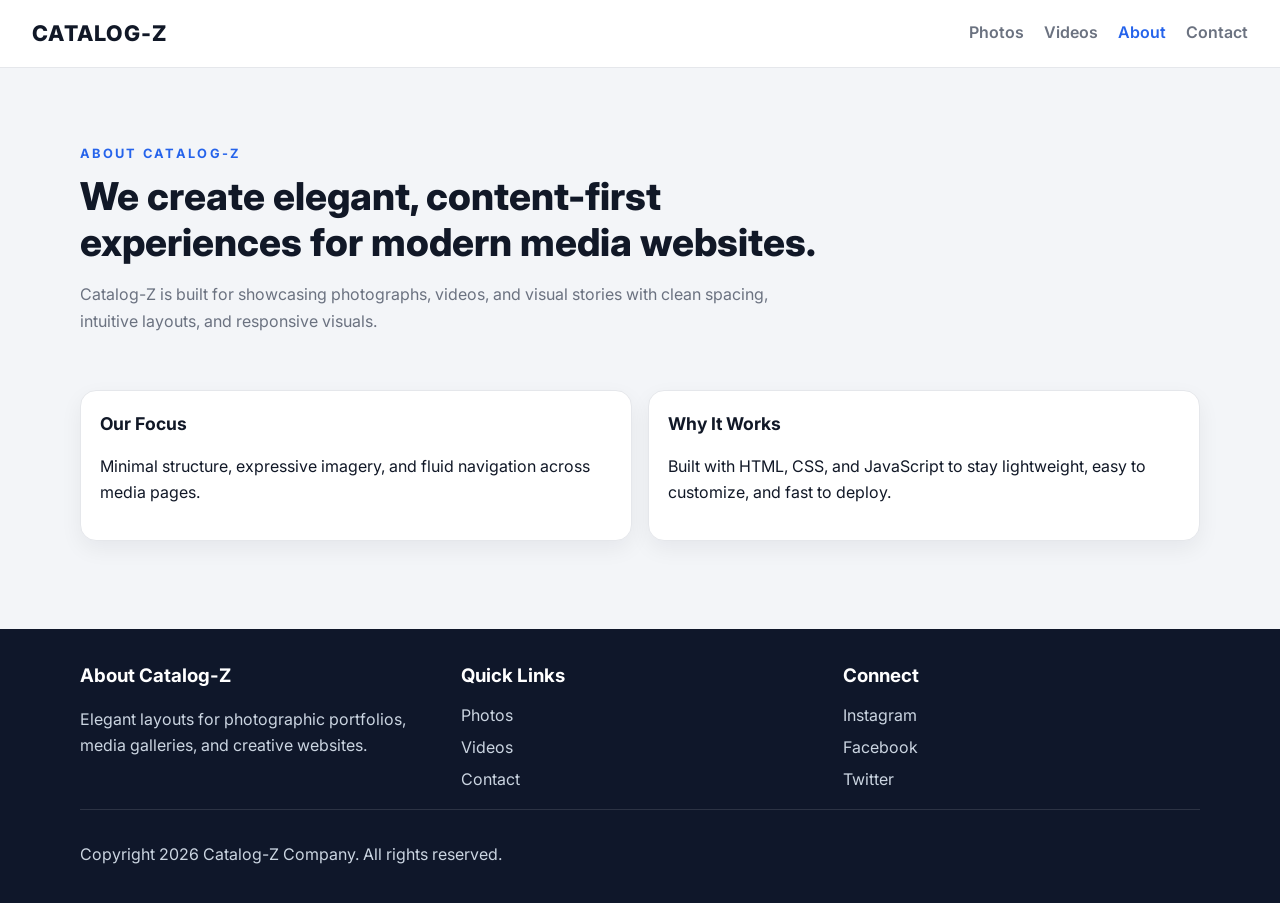
<file: about.html>
<!DOCTYPE html>
<html lang="en">
  <head>
    <meta charset="UTF-8" />
    <meta name="viewport" content="width=device-width, initial-scale=1.0" />
    <title>About | Catalog-Z</title>
    <link rel="preconnect" href="https://fonts.googleapis.com" />
    <link rel="preconnect" href="https://fonts.gstatic.com" crossorigin />
    <link href="https://fonts.googleapis.com/css2?family=Inter:wght@400;500;600;700;800&display=swap" rel="stylesheet" />
    <link rel="stylesheet" href="styles.css" />
  </head>
  <body>
    <header class="site-nav">
      <a class="brand" href="index.html">Catalog-Z</a>
      <nav class="nav-links">
        <a href="index.html">Photos</a>
        <a href="video-detail.html">Videos</a>
        <a href="about.html" class="active">About</a>
        <a href="contact.html">Contact</a>
      </nav>
    </header>

    <main class="page-shell">
      <section class="hero">
        <p class="eyebrow">About Catalog-Z</p>
        <h1>We create elegant, content-first experiences for modern media websites.</h1>
        <p class="hero-copy">Catalog-Z is built for showcasing photographs, videos, and visual stories with clean spacing, intuitive layouts, and responsive visuals.</p>
      </section>

      <section class="about-grid">
        <div class="card about-card">
          <h3>Our Focus</h3>
          <p>Minimal structure, expressive imagery, and fluid navigation across media pages.</p>
        </div>
        <div class="card about-card">
          <h3>Why It Works</h3>
          <p>Built with HTML, CSS, and JavaScript to stay lightweight, easy to customize, and fast to deploy.</p>
        </div>
      </section>
    </main>

    <footer class="site-footer">
      <div class="footer-grid">
        <div>
          <h3>About Catalog-Z</h3>
          <p>Elegant layouts for photographic portfolios, media galleries, and creative websites.</p>
        </div>
        <div>
          <h3>Quick Links</h3>
          <ul>
            <li><a href="index.html">Photos</a></li>
            <li><a href="video-detail.html">Videos</a></li>
            <li><a href="contact.html">Contact</a></li>
          </ul>
        </div>
        <div>
          <h3>Connect</h3>
          <ul>
            <li><a href="#">Instagram</a></li>
            <li><a href="#">Facebook</a></li>
            <li><a href="#">Twitter</a></li>
          </ul>
        </div>
      </div>
      <div class="footer-bottom">
        <p>Copyright 2026 Catalog-Z Company. All rights reserved.</p>
      </div>
    </footer>
  </body>
</html>
</file>
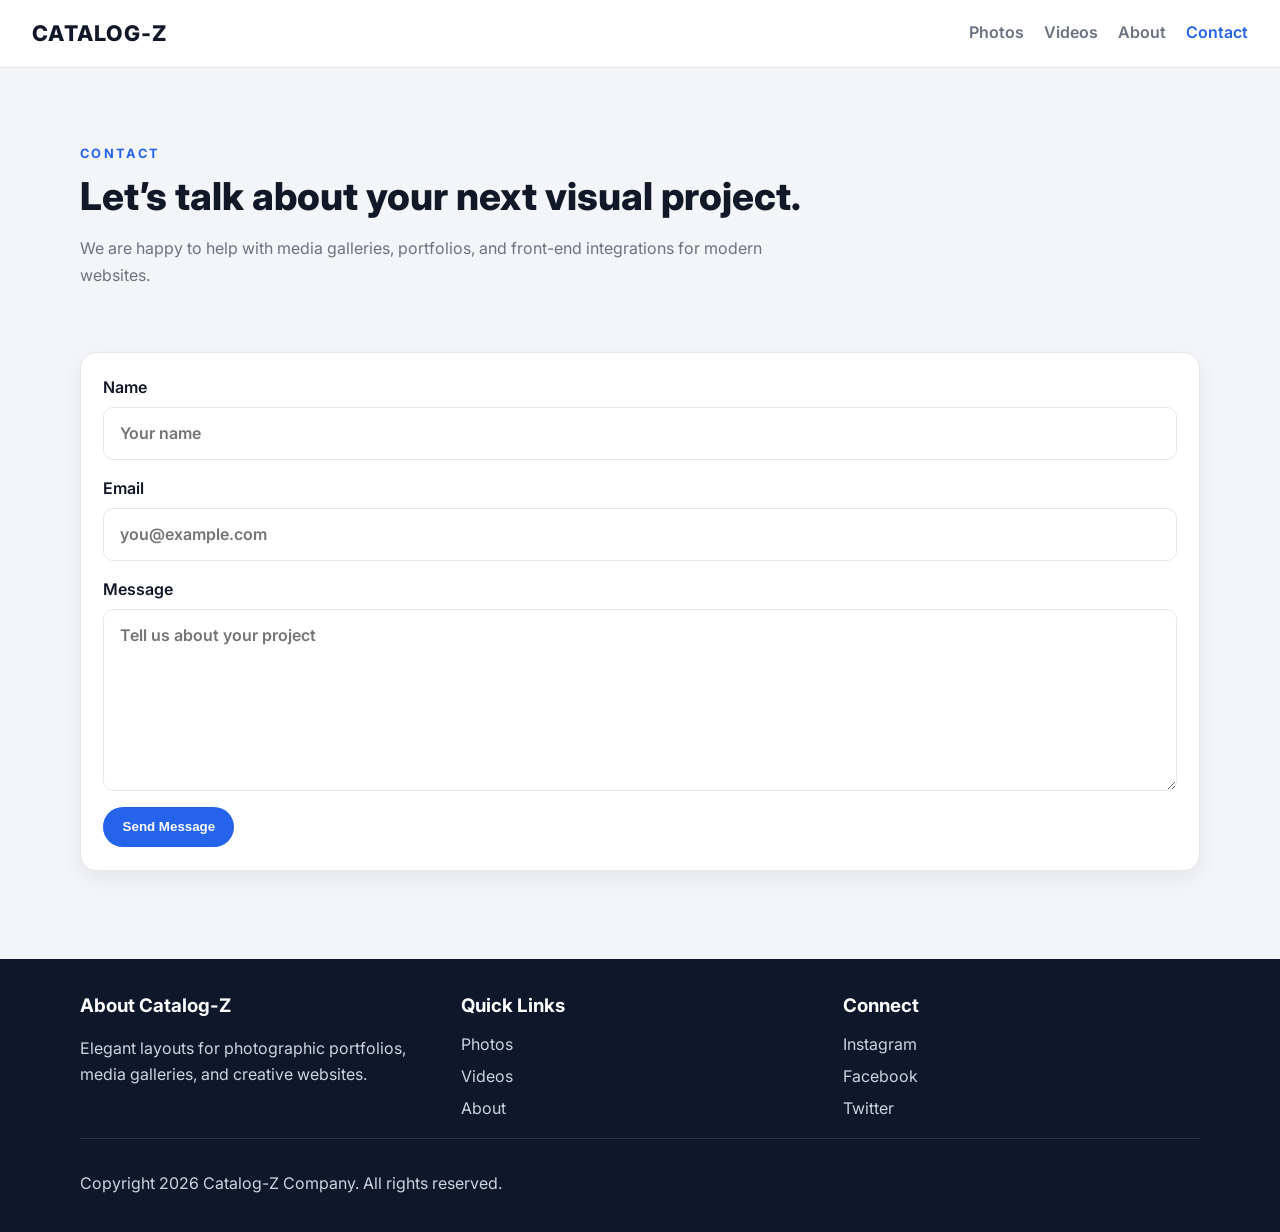
<file: contact.html>
<!DOCTYPE html>
<html lang="en">
  <head>
    <meta charset="UTF-8" />
    <meta name="viewport" content="width=device-width, initial-scale=1.0" />
    <title>Contact | Catalog-Z</title>
    <link rel="preconnect" href="https://fonts.googleapis.com" />
    <link rel="preconnect" href="https://fonts.gstatic.com" crossorigin />
    <link href="https://fonts.googleapis.com/css2?family=Inter:wght@400;500;600;700;800&display=swap" rel="stylesheet" />
    <link rel="stylesheet" href="styles.css" />
  </head>
  <body>
    <header class="site-nav">
      <a class="brand" href="index.html">Catalog-Z</a>
      <nav class="nav-links">
        <a href="index.html">Photos</a>
        <a href="video-detail.html">Videos</a>
        <a href="about.html">About</a>
        <a href="contact.html" class="active">Contact</a>
      </nav>
    </header>

    <main class="page-shell contact-page">
      <section class="hero">
        <p class="eyebrow">Contact</p>
        <h1>Let’s talk about your next visual project.</h1>
        <p class="hero-copy">We are happy to help with media galleries, portfolios, and front-end integrations for modern websites.</p>
      </section>

      <form class="card contact-form">
        <label>
          Name
          <input type="text" placeholder="Your name" />
        </label>
        <label>
          Email
          <input type="email" placeholder="you@example.com" />
        </label>
        <label>
          Message
          <textarea rows="6" placeholder="Tell us about your project"></textarea>
        </label>
        <button type="submit">Send Message</button>
      </form>
    </main>

    <footer class="site-footer">
      <div class="footer-grid">
        <div>
          <h3>About Catalog-Z</h3>
          <p>Elegant layouts for photographic portfolios, media galleries, and creative websites.</p>
        </div>
        <div>
          <h3>Quick Links</h3>
          <ul>
            <li><a href="index.html">Photos</a></li>
            <li><a href="video-detail.html">Videos</a></li>
            <li><a href="about.html">About</a></li>
          </ul>
        </div>
        <div>
          <h3>Connect</h3>
          <ul>
            <li><a href="#">Instagram</a></li>
            <li><a href="#">Facebook</a></li>
            <li><a href="#">Twitter</a></li>
          </ul>
        </div>
      </div>
      <div class="footer-bottom">
        <p>Copyright 2026 Catalog-Z Company. All rights reserved.</p>
      </div>
    </footer>
  </body>
</html>
</file>
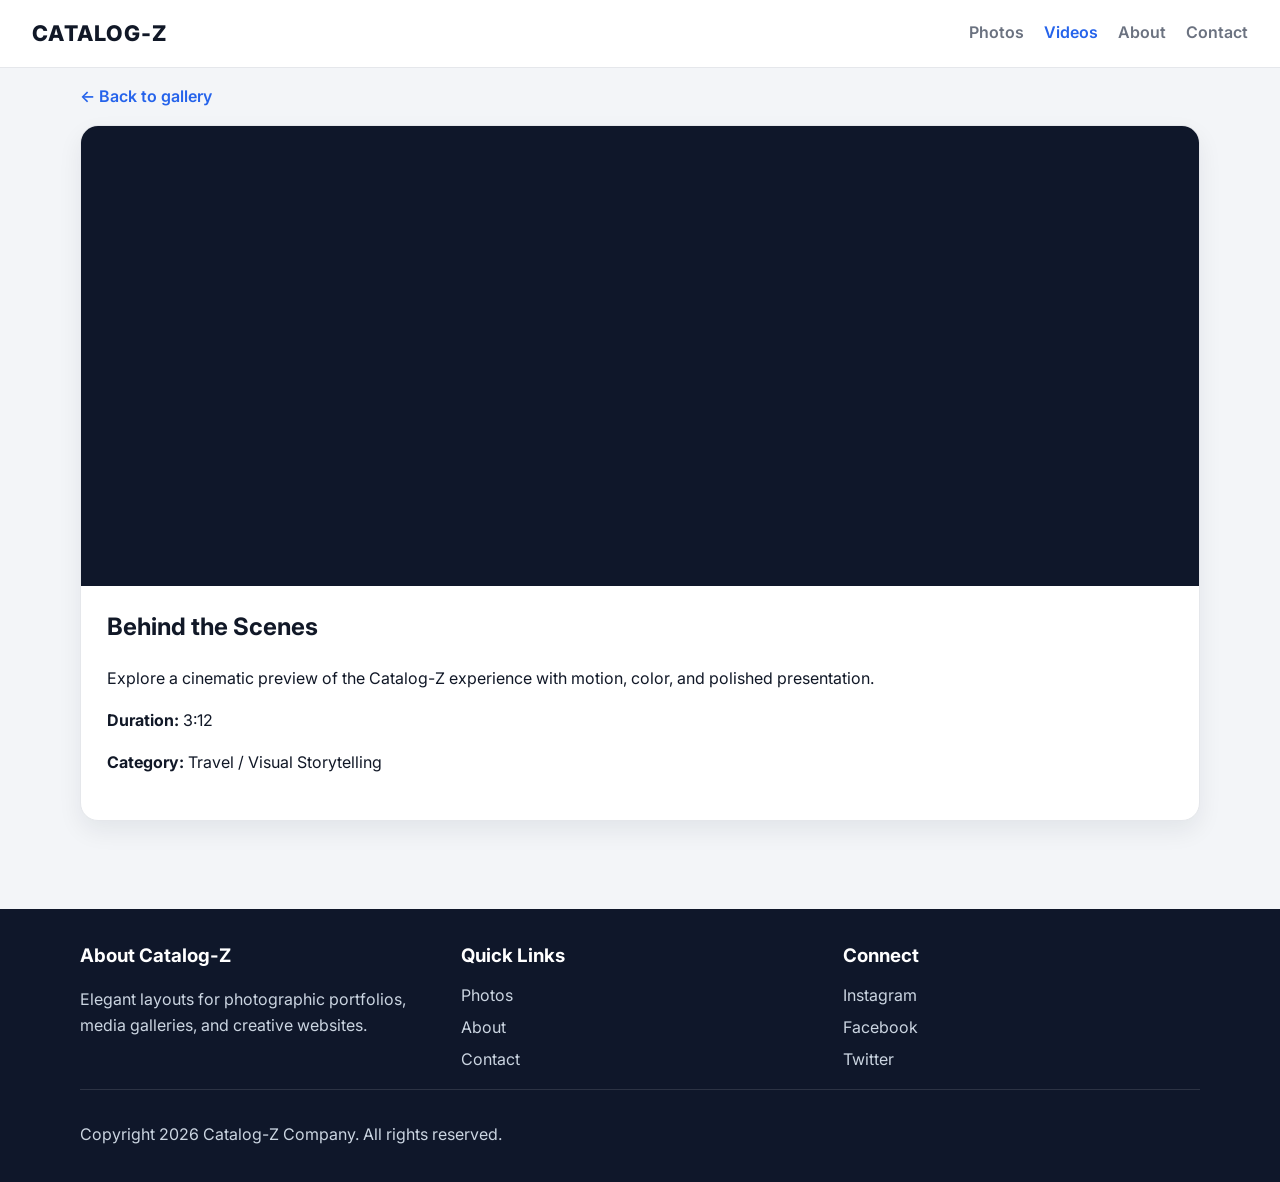
<file: video-detail.html>
<!DOCTYPE html>
<html lang="en">
  <head>
    <meta charset="UTF-8" />
    <meta name="viewport" content="width=device-width, initial-scale=1.0" />
    <title>Video Detail | Catalog-Z</title>
    <link rel="preconnect" href="https://fonts.googleapis.com" />
    <link rel="preconnect" href="https://fonts.gstatic.com" crossorigin />
    <link href="https://fonts.googleapis.com/css2?family=Inter:wght@400;500;600;700;800&display=swap" rel="stylesheet" />
    <link rel="stylesheet" href="styles.css" />
  </head>
  <body>
    <header class="site-nav">
      <a class="brand" href="index.html">Catalog-Z</a>
      <nav class="nav-links">
        <a href="index.html">Photos</a>
        <a href="video-detail.html" class="active">Videos</a>
        <a href="about.html">About</a>
        <a href="contact.html">Contact</a>
      </nav>
    </header>

    <main class="page-shell detail-page">
      <a class="back-link" href="index.html">← Back to gallery</a>
      <section class="detail-card video-card">
        <div class="video-frame">
          <iframe src="https://www.youtube.com/embed/ScMzIvxBSi4" title="Catalog-Z demo video" allow="accelerometer; autoplay; clipboard-write; encrypted-media; gyroscope; picture-in-picture" allowfullscreen></iframe>
        </div>
        <div class="detail-content">
          <h2>Behind the Scenes</h2>
          <p>Explore a cinematic preview of the Catalog-Z experience with motion, color, and polished presentation.</p>
          <p><strong>Duration:</strong> 3:12</p>
          <p><strong>Category:</strong> Travel / Visual Storytelling</p>
        </div>
      </section>
    </main>

    <footer class="site-footer">
      <div class="footer-grid">
        <div>
          <h3>About Catalog-Z</h3>
          <p>Elegant layouts for photographic portfolios, media galleries, and creative websites.</p>
        </div>
        <div>
          <h3>Quick Links</h3>
          <ul>
            <li><a href="index.html">Photos</a></li>
            <li><a href="about.html">About</a></li>
            <li><a href="contact.html">Contact</a></li>
          </ul>
        </div>
        <div>
          <h3>Connect</h3>
          <ul>
            <li><a href="#">Instagram</a></li>
            <li><a href="#">Facebook</a></li>
            <li><a href="#">Twitter</a></li>
          </ul>
        </div>
      </div>
      <div class="footer-bottom">
        <p>Copyright 2026 Catalog-Z Company. All rights reserved.</p>
      </div>
    </footer>
  </body>
</html>
</file>
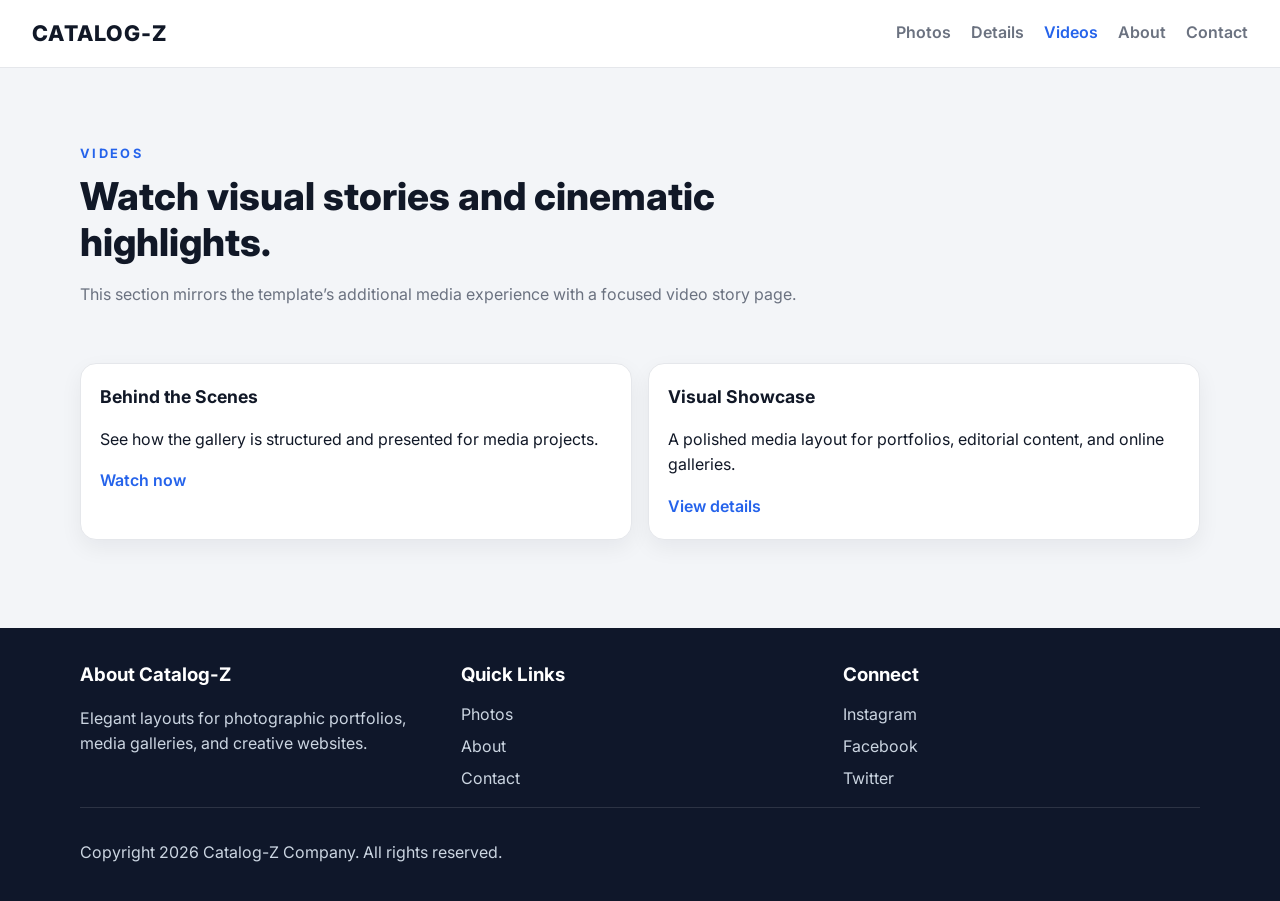
<file: videos.html>
<!DOCTYPE html>
<html lang="en">
  <head>
    <meta charset="UTF-8" />
    <meta name="viewport" content="width=device-width, initial-scale=1.0" />
    <title>Videos | Catalog-Z</title>
    <link rel="preconnect" href="https://fonts.googleapis.com" />
    <link rel="preconnect" href="https://fonts.gstatic.com" crossorigin />
    <link href="https://fonts.googleapis.com/css2?family=Inter:wght@400;500;600;700;800&display=swap" rel="stylesheet" />
    <link rel="stylesheet" href="styles.css" />
  </head>
  <body>
    <header class="site-nav">
      <a class="brand" href="index.html">Catalog-Z</a>
      <nav class="nav-links">
        <a href="index.html">Photos</a>
        <a href="photo-detail.html">Details</a>
        <a href="videos.html" class="active">Videos</a>
        <a href="about.html">About</a>
        <a href="contact.html">Contact</a>
      </nav>
    </header>

    <main class="page-shell">
      <section class="hero">
        <p class="eyebrow">Videos</p>
        <h1>Watch visual stories and cinematic highlights.</h1>
        <p class="hero-copy">This section mirrors the template’s additional media experience with a focused video story page.</p>
      </section>

      <section class="about-grid">
        <div class="card about-card">
          <h3>Behind the Scenes</h3>
          <p>See how the gallery is structured and presented for media projects.</p>
          <a class="card-link" href="video-detail.html">Watch now</a>
        </div>
        <div class="card about-card">
          <h3>Visual Showcase</h3>
          <p>A polished media layout for portfolios, editorial content, and online galleries.</p>
          <a class="card-link" href="video-detail.html">View details</a>
        </div>
      </section>
    </main>

    <footer class="site-footer">
      <div class="footer-grid">
        <div>
          <h3>About Catalog-Z</h3>
          <p>Elegant layouts for photographic portfolios, media galleries, and creative websites.</p>
        </div>
        <div>
          <h3>Quick Links</h3>
          <ul>
            <li><a href="index.html">Photos</a></li>
            <li><a href="about.html">About</a></li>
            <li><a href="contact.html">Contact</a></li>
          </ul>
        </div>
        <div>
          <h3>Connect</h3>
          <ul>
            <li><a href="#">Instagram</a></li>
            <li><a href="#">Facebook</a></li>
            <li><a href="#">Twitter</a></li>
          </ul>
        </div>
      </div>
      <div class="footer-bottom">
        <p>Copyright 2026 Catalog-Z Company. All rights reserved.</p>
      </div>
    </footer>
  </body>
</html>
</file>
<file: styles.css>
:root {
  --bg: #f3f5f8;
  --panel: #ffffff;
  --text: #111827;
  --muted: #6b7280;
  --accent: #2563eb;
  --border: #e5e7eb;
}

* {
  box-sizing: border-box;
}

body {
  margin: 0;
  font-family: 'Inter', Arial, sans-serif;
  background: var(--bg);
  color: var(--text);
  line-height: 1.6;
}

img {
  display: block;
  max-width: 100%;
}

.site-nav {
  display: flex;
  align-items: center;
  justify-content: space-between;
  padding: 1rem 2rem;
  background: rgba(255, 255, 255, 0.95);
  border-bottom: 1px solid var(--border);
  position: sticky;
  top: 0;
  z-index: 20;
  backdrop-filter: blur(8px);
}

.brand {
  color: var(--text);
  text-decoration: none;
  font-size: 1.35rem;
  font-weight: 800;
  letter-spacing: 0.06em;
  text-transform: uppercase;
}

.nav-links {
  display: flex;
  gap: 1.25rem;
}

.nav-links a {
  color: var(--muted);
  text-decoration: none;
  font-weight: 600;
  transition: color 0.2s ease;
}

.nav-links a.active,
.nav-links a:hover {
  color: var(--accent);
}

.search-box {
  display: flex;
  align-items: center;
  background: #f8fafc;
  border: 1px solid var(--border);
  border-radius: 999px;
  padding: 0.35rem 0.6rem;
}

.search-box input {
  border: 0;
  outline: 0;
  background: transparent;
  min-width: 180px;
  padding: 0.35rem 0.5rem;
}

.search-box button {
  border: 0;
  background: var(--accent);
  color: #fff;
  border-radius: 999px;
  padding: 0.45rem 0.7rem;
  cursor: pointer;
}

.page-shell {
  width: min(1120px, calc(100% - 2rem));
  margin: 0 auto;
  padding: 2rem 0 3rem;
}

.hero {
  padding: 2rem 0 1.4rem;
}

.gallery-toolbar {
  display: flex;
  justify-content: space-between;
  align-items: center;
  margin-bottom: 1rem;
}

.gallery-heading {
  display: flex;
  justify-content: space-between;
  align-items: center;
  width: 100%;
  padding-bottom: 0.4rem;
  border-bottom: 1px solid var(--border);
}

.gallery-heading h2 {
  margin: 0;
  font-size: 1.4rem;
}

.page-meta {
  color: var(--muted);
  font-weight: 600;
}

.eyebrow {
  text-transform: uppercase;
  letter-spacing: 0.18em;
  color: var(--accent);
  font-size: 0.8rem;
  font-weight: 700;
  margin-bottom: 0.5rem;
}

.hero h1 {
  font-size: clamp(2rem, 3vw, 3rem);
  margin: 0 0 0.7rem;
  line-height: 1.2;
  max-width: 760px;
  font-weight: 800;
}

.hero-copy {
  color: var(--muted);
  max-width: 720px;
  line-height: 1.7;
}

.gallery-section {
  margin-top: 1rem;
}

.section-head {
  display: flex;
  justify-content: space-between;
  align-items: center;
  margin-bottom: 1rem;
}

.gallery-grid {
  display: grid;
  grid-template-columns: repeat(3, minmax(0, 1fr));
  gap: 1.2rem;
}

.card {
  background: var(--panel);
  border: 1px solid var(--border);
  border-radius: 16px;
  overflow: hidden;
  box-shadow: 0 8px 22px rgba(15, 23, 42, 0.06);
  transition: transform 0.2s ease, box-shadow 0.2s ease;
}

.card:hover {
  transform: translateY(-2px);
  box-shadow: 0 12px 28px rgba(15, 23, 42, 0.1);
}

.card-image {
  width: 100%;
  aspect-ratio: 4 / 3;
  object-fit: cover;
}

.card-body {
  padding: 1rem 1rem 1.1rem;
}

.card h3 {
  margin: 0 0 0.35rem;
  font-size: 1.1rem;
  font-weight: 700;
}

.card-meta {
  color: var(--muted);
  font-size: 0.95rem;
  margin-bottom: 0.7rem;
}

.card-link {
  color: var(--accent);
  font-weight: 600;
  text-decoration: none;
}

.pagination {
  display: flex;
  justify-content: center;
  gap: 0.5rem;
  margin-top: 1.3rem;
}

.pagination button {
  border: 1px solid var(--border);
  background: var(--panel);
  color: var(--text);
  border-radius: 999px;
  padding: 0.55rem 0.85rem;
  cursor: pointer;
}

.pagination button.active {
  background: var(--accent);
  color: #fff;
  border-color: var(--accent);
}

.site-footer {
  background: #0f172a;
  color: #cbd5e1;
  padding: 2rem 2rem 1.2rem;
  margin-top: 2.5rem;
}

.footer-grid {
  width: min(1120px, calc(100% - 2rem));
  margin: 0 auto;
  display: grid;
  grid-template-columns: repeat(3, minmax(0, 1fr));
  gap: 1.5rem;
}

.site-footer h3 {
  color: #fff;
  margin-top: 0;
  margin-bottom: 0.75rem;
}

.site-footer ul {
  list-style: none;
  padding: 0;
  margin: 0;
}

.site-footer li + li {
  margin-top: 0.4rem;
}

.site-footer a {
  color: #cbd5e1;
  text-decoration: none;
}

.site-footer a:hover {
  color: #fff;
}

.footer-bottom {
  width: min(1120px, calc(100% - 2rem));
  margin: 1rem auto 0;
  padding-top: 1rem;
  border-top: 1px solid rgba(255, 255, 255, 0.12);
}

.detail-page {
  padding-top: 1rem;
}

.back-link {
  display: inline-block;
  margin-bottom: 1rem;
  color: var(--accent);
  text-decoration: none;
  font-weight: 600;
}

.detail-card {
  background: var(--panel);
  border: 1px solid var(--border);
  border-radius: 18px;
  overflow: hidden;
  box-shadow: 0 10px 25px rgba(15, 23, 42, 0.07);
}

.detail-card img {
  width: 100%;
  height: 420px;
  object-fit: cover;
}

.video-frame {
  background: #0f172a;
  padding: 1rem;
}

.video-frame iframe {
  width: 100%;
  min-height: 420px;
  border: 0;
  border-radius: 12px;
}

.detail-content {
  padding: 1.4rem 1.6rem 1.8rem;
}

.detail-content h2 {
  margin-top: 0;
}

.about-grid {
  display: grid;
  grid-template-columns: repeat(2, minmax(0, 1fr));
  gap: 1rem;
  margin-top: 1rem;
}

.about-card {
  padding: 1.2rem;
}

.contact-page {
  display: grid;
  gap: 1.5rem;
}

.contact-form {
  display: grid;
  gap: 1rem;
  padding: 1.4rem;
}

.contact-form label {
  display: grid;
  gap: 0.4rem;
  font-weight: 600;
}

.contact-form input,
.contact-form textarea {
  border: 1px solid var(--border);
  border-radius: 10px;
  padding: 0.8rem 1rem;
  font: inherit;
  background: #fff;
}

.contact-form button {
  width: fit-content;
  border: 0;
  border-radius: 999px;
  background: var(--accent);
  color: #fff;
  padding: 0.8rem 1.2rem;
  font-weight: 700;
  cursor: pointer;
}

@media (max-width: 900px) {
  .gallery-grid {
    grid-template-columns: repeat(2, minmax(0, 1fr));
  }

  .about-grid {
    grid-template-columns: 1fr;
  }

  .footer-grid {
    grid-template-columns: 1fr;
  }
}

@media (max-width: 680px) {
  .site-nav {
    flex-wrap: wrap;
    gap: 0.8rem;
  }

  .gallery-grid {
    grid-template-columns: 1fr;
  }

  .search-box input {
    min-width: 0;
  }
}
</file>
